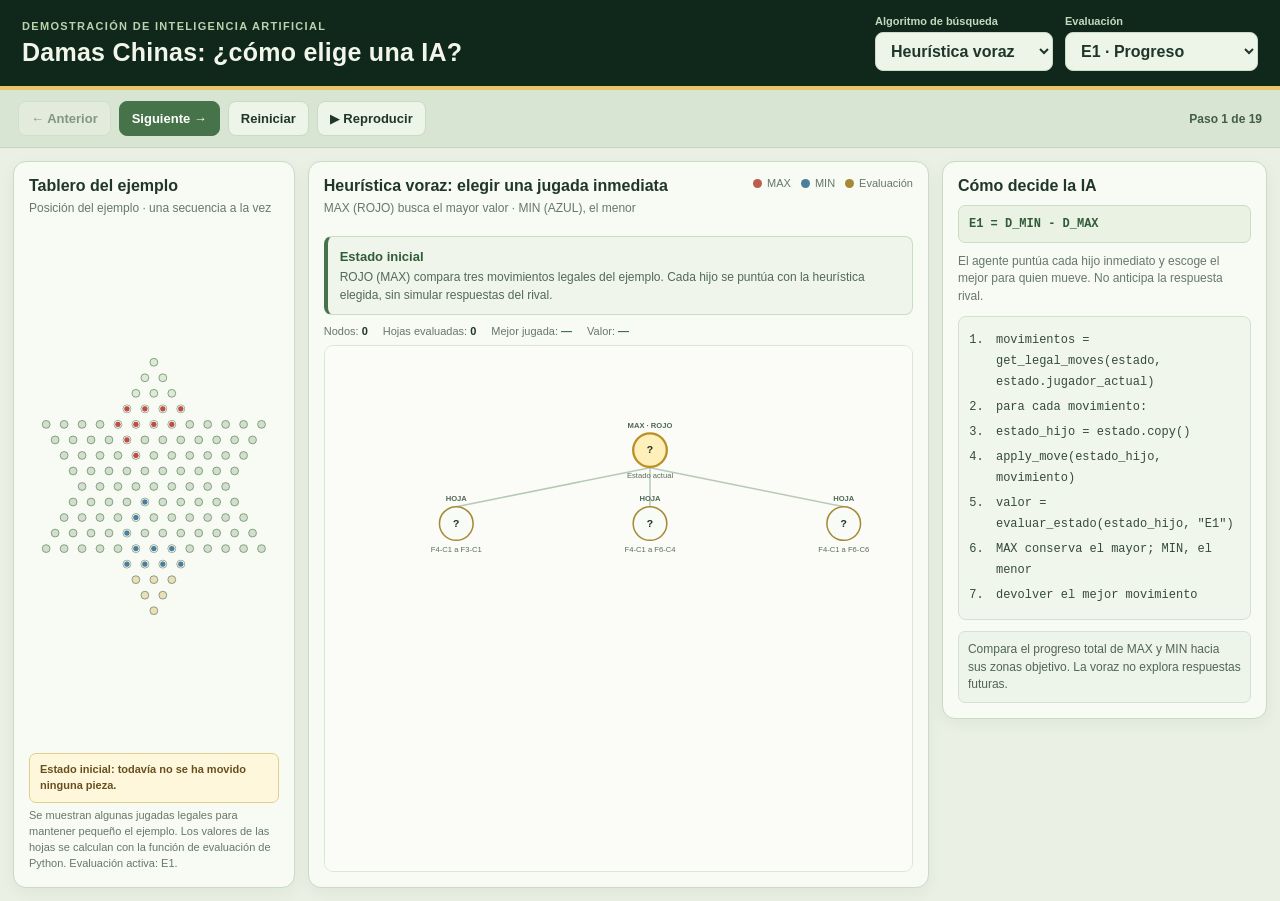
<file: visualizer/index.html>
<!doctype html>
<html lang="es">
<head>
  <meta charset="utf-8">
  <meta name="viewport" content="width=device-width, initial-scale=1">
  <title>Damas Chinas | Algoritmos de búsqueda</title>
  <link rel="stylesheet" href="style.css">
</head>
<body>
  <header class="encabezado">
    <div>
      <p class="subtitulo">Demostración de Inteligencia Artificial</p>
      <h1>Damas Chinas: ¿cómo elige una IA?</h1>
    </div>
    <div class="selectores">
      <div class="selector">
        <label for="algoritmo">Algoritmo de búsqueda</label>
        <select id="algoritmo">
          <option value="greedy">Heurística voraz</option>
          <option value="minimax">Minimax</option>
          <option value="alphabeta">Alfa-Beta</option>
        </select>
      </div>
      <div class="selector">
        <label for="heuristica">Evaluación</label>
        <select id="heuristica">
          <option value="E1">E1 · Progreso</option>
          <option value="E2">E2 · Eje central</option>
          <option value="E3">E3 · Ficha rezagada</option>
        </select>
      </div>
    </div>
  </header>

  <p id="errorCarga" class="error-carga" role="alert" hidden></p>

  <nav class="controles" aria-label="Controles del ejemplo">
    <button id="anterior" type="button">← Anterior</button>
    <button id="siguiente" class="principal" type="button">Siguiente →</button>
    <button id="reiniciar" type="button">Reiniciar</button>
    <button id="reproducir" type="button">▶ Reproducir</button>
    <span id="contadorPaso" class="contador">Paso 0</span>
  </nav>

  <main class="espacio-trabajo">
    <section class="tarjeta tablero-tarjeta">
      <h2>Tablero del ejemplo</h2>
      <p class="ayuda">Posición del ejemplo · una secuencia a la vez</p>
      <svg id="tablero" viewBox="-160 -175 320 350" role="img" aria-label="Tablero de Damas Chinas"></svg>
      <p id="movimientoActual" class="movimiento-actual">Avanza para ver los movimientos de las piezas.</p>
      <p class="nota" id="notaTablero"></p>
    </section>

    <section class="tarjeta arbol-tarjeta">
      <div class="titulo-arbol">
        <div>
          <h2 id="tituloEjemplo">Cargando ejemplo…</h2>
          <p class="ayuda">MAX (ROJO) busca el mayor valor · MIN (AZUL), el menor</p>
        </div>
        <div class="leyenda"><span class="rojo"></span>MAX <span class="azul"></span>MIN <span class="hoja"></span>Evaluación</div>
      </div>
      <div class="paso-actual">
        <strong id="tituloPaso">Preparando el árbol…</strong>
        <p id="explicacionPaso">Avanza para ver qué hace el algoritmo.</p>
      </div>
      <div class="estadisticas">
        <span>Nodos: <strong id="nodosVisitados">0</strong></span>
        <span>Hojas evaluadas: <strong id="hojasEvaluadas">0</strong></span>
        <span id="estadisticaPodas" hidden>Podas: <strong id="podas">0</strong></span>
        <span>Mejor jugada: <strong id="mejorJugada">—</strong></span>
        <span>Valor: <strong id="valorRaiz">—</strong></span>
      </div>
      <div class="contenedor-arbol">
      <svg id="arbol" viewBox="0 0 850 500" role="img" aria-label="Árbol de búsqueda"></svg>
      </div>
    </section>

    <aside class="tarjeta codigo-tarjeta">
      <h2>Cómo decide la IA</h2>
      <p id="formulaHeuristica" class="formula-heuristica"></p>
      <p id="resumenAlgoritmo" class="ayuda"></p>
      <ol id="pseudocodigo" class="pseudocodigo"></ol>
      <p id="notaAlgoritmo" class="nota-algoritmo"></p>
    </aside>
  </main>

  <script src="script.js"></script>
</body>
</html>
</file>
<file: visualizer/style.css>
:root {
  color-scheme: light;
  font-family: "Segoe UI", Arial, sans-serif;
  color: #203629;
  background: #eaf0e4;
  font-synthesis: none;
  --verde-noche: #10271c;
  --verde-oscuro: #193b2a;
  --verde: #47734b;
  --verde-claro: #dce9d7;
  --menta: #edf4e8;
  --amarillo: #e8c568;
  --tinta: #203629;
  --suave: #667968;
  --borde: #cbd9c7;
  --blanco: #f8faF4;
}

* { box-sizing: border-box; }
body { margin: 0; min-width: 320px; min-height: 100vh; }
button, select { font: inherit; }

.encabezado {
  display: flex;
  align-items: center;
  justify-content: space-between;
  gap: 22px;
  padding: 15px 22px;
  color: #f2f5e9;
  background: var(--verde-noche);
  border-bottom: 4px solid var(--amarillo);
}
.subtitulo { margin: 0 0 4px; color: #bad3ae; font-size: 11px; font-weight: 800; letter-spacing: .12em; text-transform: uppercase; }
h1 { margin: 0; font-size: clamp(18px, 2.4vw, 25px); letter-spacing: .01em; }
h2 { margin: 0; font-size: 16px; }
p { line-height: 1.45; }
.selectores { display: flex; align-items: end; gap: 12px; }
.selector { display: grid; gap: 5px; }
label { color: #c4d8bd; font-size: 11px; font-weight: 750; }
select, button { border: 1px solid var(--borde); border-radius: 8px; color: var(--tinta); background: var(--menta); }
select { min-width: 178px; padding: 9px 11px; font-weight: 700; }
select:focus-visible, button:focus-visible { outline: 3px solid var(--amarillo); outline-offset: 2px; }
button { padding: 9px 12px; cursor: pointer; font-size: 13px; font-weight: 750; transition: background .15s, transform .15s, border-color .15s; }
button:hover:not(:disabled) { transform: translateY(-1px); border-color: var(--verde); background: #e3edda; }
button:disabled { cursor: default; opacity: .45; }
button.principal { border-color: var(--verde); background: var(--verde); color: #fff; }
button.principal:hover:not(:disabled) { border-color: #315c38; background: #315c38; }

.controles {
  display: flex;
  align-items: center;
  gap: 8px;
  padding: 11px 18px;
  background: #d9e5d3;
  border-bottom: 1px solid #c4d3bf;
}
.contador { margin-left: auto; color: #435e48; font-size: 12px; font-weight: 800; }
.espacio-trabajo {
  display: grid;
  grid-template-columns: minmax(235px, .78fr) minmax(440px, 1.72fr) minmax(260px, .9fr);
  align-items: stretch;
  gap: 13px;
  min-height: calc(100vh - 147px);
  padding: 13px;
}
.tarjeta { min-width: 0; padding: 15px; border: 1px solid var(--borde); border-radius: 13px; background: var(--blanco); box-shadow: 0 5px 16px #193b2a0d; }
.tablero-tarjeta { display: flex; flex-direction: column; align-items: center; }
.tablero-tarjeta h2, .tablero-tarjeta > .ayuda { align-self: stretch; }
.ayuda { margin: 5px 0 9px; color: var(--suave); font-size: 12px; }
#tablero { width: min(100%, 330px); flex: 1; min-height: 260px; max-height: 570px; }
.nota { margin: 5px 0 0; color: var(--suave); font-size: 11px; }
.movimiento-actual { width: 100%; min-height: 36px; margin: 6px 0 0; padding: 8px 10px; border: 1px solid #e3cf8c; border-radius: 7px; background: #fff7dc; color: #66511e; font-size: 11px; font-weight: 800; }
.arbol-tarjeta { display: flex; flex-direction: column; }
.titulo-arbol { display: flex; justify-content: space-between; align-items: flex-start; gap: 10px; }
.leyenda { display: flex; align-items: center; gap: 5px; color: var(--suave); font-size: 11px; white-space: nowrap; }
.leyenda span { width: 9px; height: 9px; margin-left: 5px; border-radius: 50%; }
.leyenda .rojo { background: #bd5c4d; }
.leyenda .azul { background: #4c7e9c; }
.leyenda .hoja { background: #a58934; }
.paso-actual { margin: 10px 0; padding: 10px 12px; border: 1px solid #c9dcc5; border-left: 4px solid var(--verde); border-radius: 8px; background: #eff5eb; }
.paso-actual strong { color: #315c38; font-size: 13px; }
.paso-actual p { margin: 4px 0 0; color: #536957; font-size: 12px; }
.estadisticas { display: flex; flex-wrap: wrap; gap: 7px 15px; margin: 0 0 8px; color: var(--suave); font-size: 11px; }
.estadisticas strong { color: var(--tinta); }
.estadisticas span:last-child strong, #mejorJugada { color: #3b7044; }
.contenedor-arbol { flex: 1; min-height: 390px; overflow: auto; border: 1px solid #dce6d7; border-radius: 9px; background: #fbfcf8; }
#arbol { display: block; width: 100%; min-width: 650px; height: 100%; min-height: 420px; }
.arista { stroke: #b8c9b4; stroke-width: 2; }
.arista.recorrida { stroke: #648b65; stroke-width: 3; }
.arista.actual { stroke: #d0a83f; stroke-width: 4; }
.arista.podada { stroke: #c08a38; stroke-dasharray: 6 5; opacity: .9; }
.nodo circle { fill: #f9fbf6; stroke: #9cb09a; stroke-width: 2; }
.nodo.max circle { stroke: #bc5d4e; }
.nodo.min circle { stroke: #4c7e9c; }
.nodo.hoja circle { stroke: #a58a37; }
.nodo.actual circle { fill: #fff0bb; stroke: #bb8f24; stroke-width: 3; }
.nodo.visitado.hoja circle { fill: #e6f1df; }
.nodo.podado { opacity: .4; }
.valor-nodo { fill: #203629; font: 700 14px Consolas, monospace; text-anchor: middle; dominant-baseline: central; }
.rol-nodo { fill: #526954; font: 700 10px "Segoe UI", sans-serif; text-anchor: middle; }
.etiqueta-nodo { fill: #596d5b; font: 10px "Segoe UI", sans-serif; text-anchor: middle; }
.etiqueta-arista { fill: #526954; font: 9px "Segoe UI", sans-serif; text-anchor: middle; }
.codigo-tarjeta { align-self: start; }
.formula-heuristica { margin: 10px 0; padding: 9px 10px; border: 1px solid #cbdcc3; border-radius: 7px; background: #eaf2e4; color: #315c38; font: 700 12px/1.5 Consolas, monospace; }
.pseudocodigo { margin: 11px 0 0; padding: 11px 8px 11px 32px; border: 1px solid #d4e0cf; border-radius: 8px; background: #f1f6ed; color: #354b38; font: 12px/1.75 Consolas, "Courier New", monospace; overflow-wrap: anywhere; }
.pseudocodigo li { padding: 2px 5px; border-radius: 4px; }
.pseudocodigo li.actual { background: #f9e9ae; color: #483b16; font-weight: 800; }
.nota-algoritmo { margin: 11px 0 0; padding: 9px; border: 1px solid #d6e2d1; border-radius: 7px; background: #edf4e9; color: #526653; font-size: 12px; }
.error-carga { margin: 0; padding: 10px 18px; border-bottom: 1px solid #d29b88; background: #f8e4dc; color: #853e2f; }

@media (max-width: 1120px) {
  .encabezado { align-items: flex-start; flex-direction: column; }
  .selectores { width: 100%; justify-content: flex-start; }
  .espacio-trabajo { grid-template-columns: minmax(220px, .8fr) minmax(420px, 1.5fr); }
  .codigo-tarjeta { grid-column: 1 / -1; }
  .pseudocodigo { columns: 2; column-gap: 30px; }
}
@media (max-width: 700px) {
  .encabezado { padding: 14px; }
  .selectores { display: grid; grid-template-columns: 1fr; }
  select { width: 100%; }
  .controles { flex-wrap: wrap; padding: 10px; }
  .controles button { flex: 1 1 40%; }
  .contador { width: 100%; margin: 2px 0 0; }
  .espacio-trabajo { display: flex; flex-direction: column; padding: 9px; }
  .tarjeta { padding: 12px; }
  .tablero-tarjeta { min-height: 390px; }
  .arbol-tarjeta { min-height: 540px; }
  .codigo-tarjeta { min-height: 270px; }
  .titulo-arbol { flex-direction: column; }
  .leyenda { flex-wrap: wrap; }
  .pseudocodigo { columns: 1; }
}
</file>
